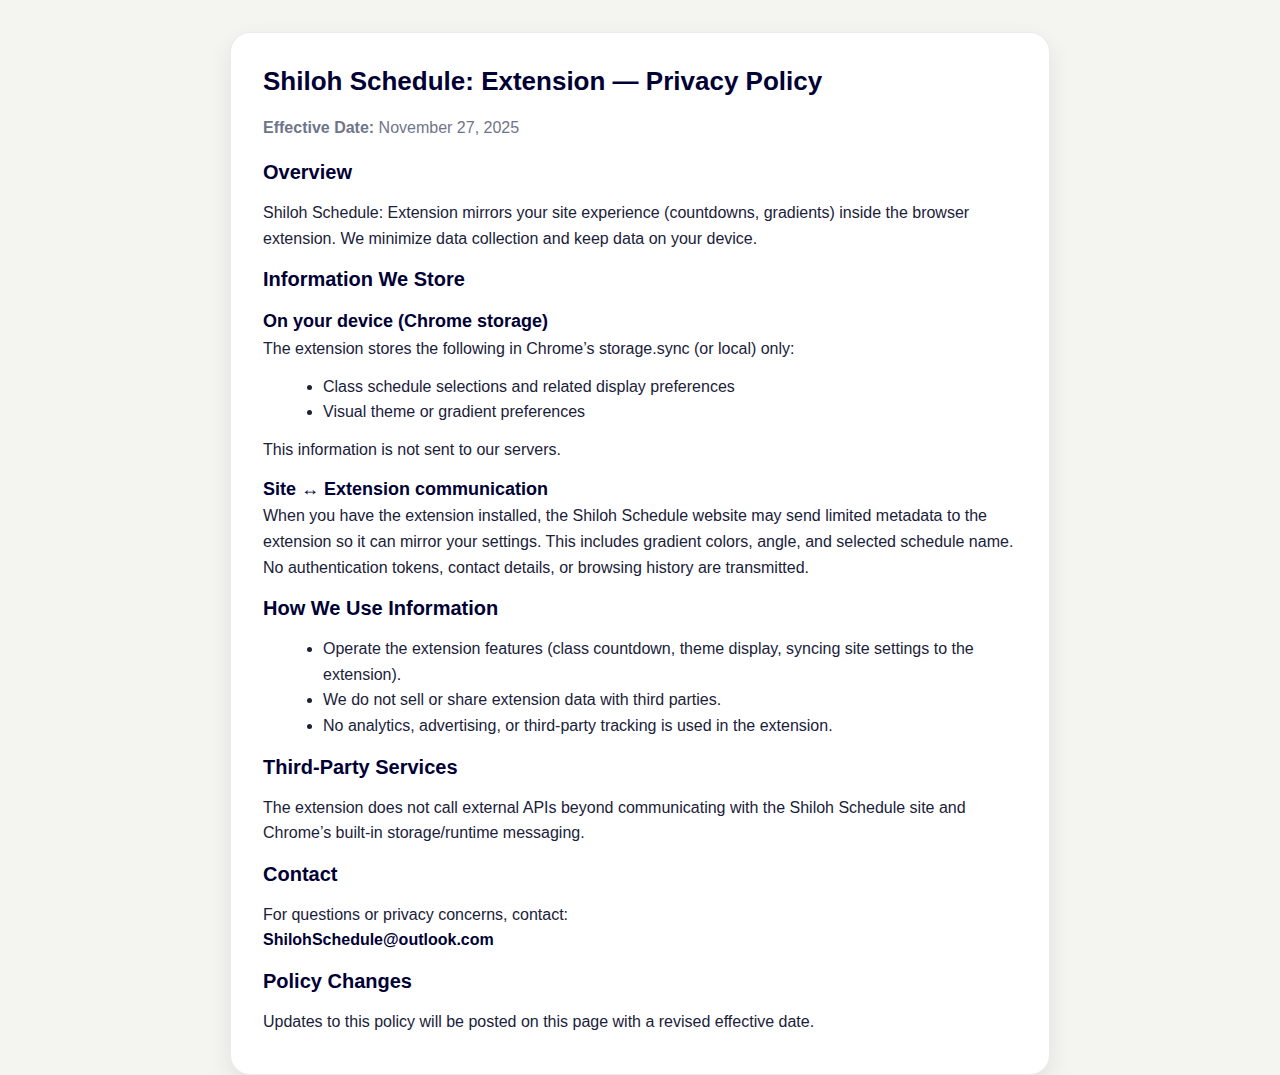
<file: extension-privacy.html>
<!DOCTYPE html>
<html lang="en">
<head>
    <meta charset="UTF-8">
    <title>Shiloh Schedule: Extension Privacy Policy</title>
    <meta name="viewport" content="width=device-width, initial-scale=1.0">
    <link rel="stylesheet" href="styles.css">
    <link rel="icon" type="image/svg+xml" href="favicon.svg">
    <style>
        :root {
            --bg-shell: #F4F4F1;
            --card-bg: #FFFFFF;
            --card-border: rgba(0,0,0,0.08);
            --navy: #000035;
            --text: #1A213A;
            --muted: #6E758A;
            --gold: #C4AD62;
        }
        * { box-sizing: border-box; }
        body {
            margin: 0;
            min-height: 100vh;
            background: var(--bg-shell);
            color: var(--text);
            font-family: 'Inter','Roboto',sans-serif;
            display: flex;
            align-items: flex-start;
            justify-content: center;
            padding: 32px 16px;
            overflow-y: auto;
        }
        .legal-shell {
            width: 100%;
            max-width: 820px;
        }
        .legal-card {
            background: var(--card-bg);
            border: 1px solid var(--card-border);
            border-radius: 20px;
            box-shadow: 0 10px 24px rgba(0,0,0,0.08);
            padding: 28px 32px;
            line-height: 1.6;
        }
        h1, h2, h3 { margin: 0 0 12px 0; color: var(--navy); }
        h1 { font-size: 26px; }
        h2 { font-size: 20px; }
        h3 { font-size: 18px; }
        p { margin: 0 0 12px 0; color: var(--text); }
        ul { margin: 0 0 12px 20px; color: var(--text); }
        a { color: var(--navy); font-weight: 600; text-decoration: none; }
        a:hover { color: var(--gold); text-decoration: underline; }
        .meta { color: var(--muted); margin-bottom: 16px; }
    </style>
</head>
<body>
    <div class="legal-shell">
        <div class="legal-card">
            <h1>Shiloh Schedule: Extension — Privacy Policy</h1>
            <p class="meta"><strong>Effective Date:</strong> November 27, 2025</p>

            <h2>Overview</h2>
            <p>Shiloh Schedule: Extension mirrors your site experience (countdowns, gradients) inside the browser extension. We minimize data collection and keep data on your device.</p>

            <h2>Information We Store</h2>
            <h3>On your device (Chrome storage)</h3>
            <p>The extension stores the following in Chrome’s storage.sync (or local) only:</p>
            <ul>
                <li>Class schedule selections and related display preferences</li>
                <li>Visual theme or gradient preferences</li>
            </ul>
            <p>This information is not sent to our servers.</p>

            <h3>Site ↔ Extension communication</h3>
            <p>When you have the extension installed, the Shiloh Schedule website may send limited metadata to the extension so it can mirror your settings. This includes gradient colors, angle, and selected schedule name. No authentication tokens, contact details, or browsing history are transmitted.</p>

            <h2>How We Use Information</h2>
            <ul>
                <li>Operate the extension features (class countdown, theme display, syncing site settings to the extension).</li>
                <li>We do not sell or share extension data with third parties.</li>
                <li>No analytics, advertising, or third-party tracking is used in the extension.</li>
            </ul>

            <h2>Third-Party Services</h2>
            <p>The extension does not call external APIs beyond communicating with the Shiloh Schedule site and Chrome’s built-in storage/runtime messaging.</p>

            <h2>Contact</h2>
            <p>For questions or privacy concerns, contact:<br>
            <a href="mailto:ShilohSchedule@outlook.com">ShilohSchedule@outlook.com</a></p>

            <h2>Policy Changes</h2>
            <p>Updates to this policy will be posted on this page with a revised effective date.</p>
        </div>
    </div>
</body>
</html>
</file>
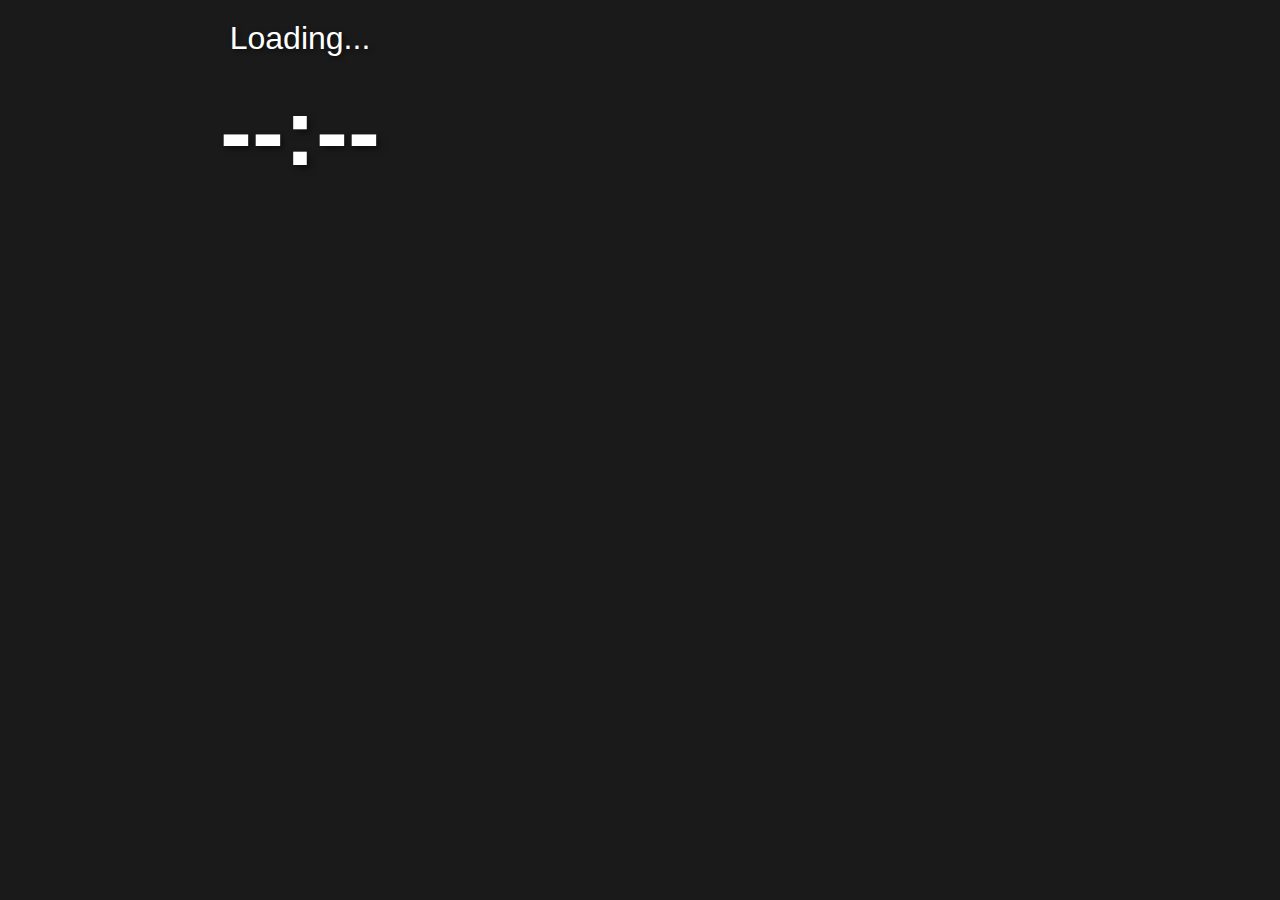
<file: popup.html>
<!DOCTYPE html>
<html>
<head>
  <style>
    body {
      width: 600px;
      height: 500px;
      margin: 0;
      padding: 0;
      font-family: Arial, sans-serif;
      background: #1a1a1a;
      color: #ffffff;
    }
    .container {
      position: relative;
      width: 100%;
      height: 100%;
    }
    #gradientDisplay {
      position: absolute;
      top: 0;
      left: 0;
      width: 100%;
      height: 100%;
      z-index: 1;
    }
    #countdownDisplay {
      position: relative;
      z-index: 2;
      text-align: center;
      padding: 20px;
    }
    #periodName {
      font-size: 32px;
      margin-bottom: 20px;
      text-shadow: 2px 2px 4px rgba(0,0,0,0.5);
    }
    #timeRemaining {
      font-size: 96px;
      font-weight: bold;
      text-shadow: 3px 3px 6px rgba(0,0,0,0.5);
    }
  </style>
</head>
<body>
  <div class="container">
    <div id="gradientDisplay"></div>
    <div id="countdownDisplay">
      <div id="periodName">Loading...</div>
      <div id="timeRemaining">--:--</div>
    </div>
  </div>
  <script src="popup.js"></script>
</body>
</html>
</file>
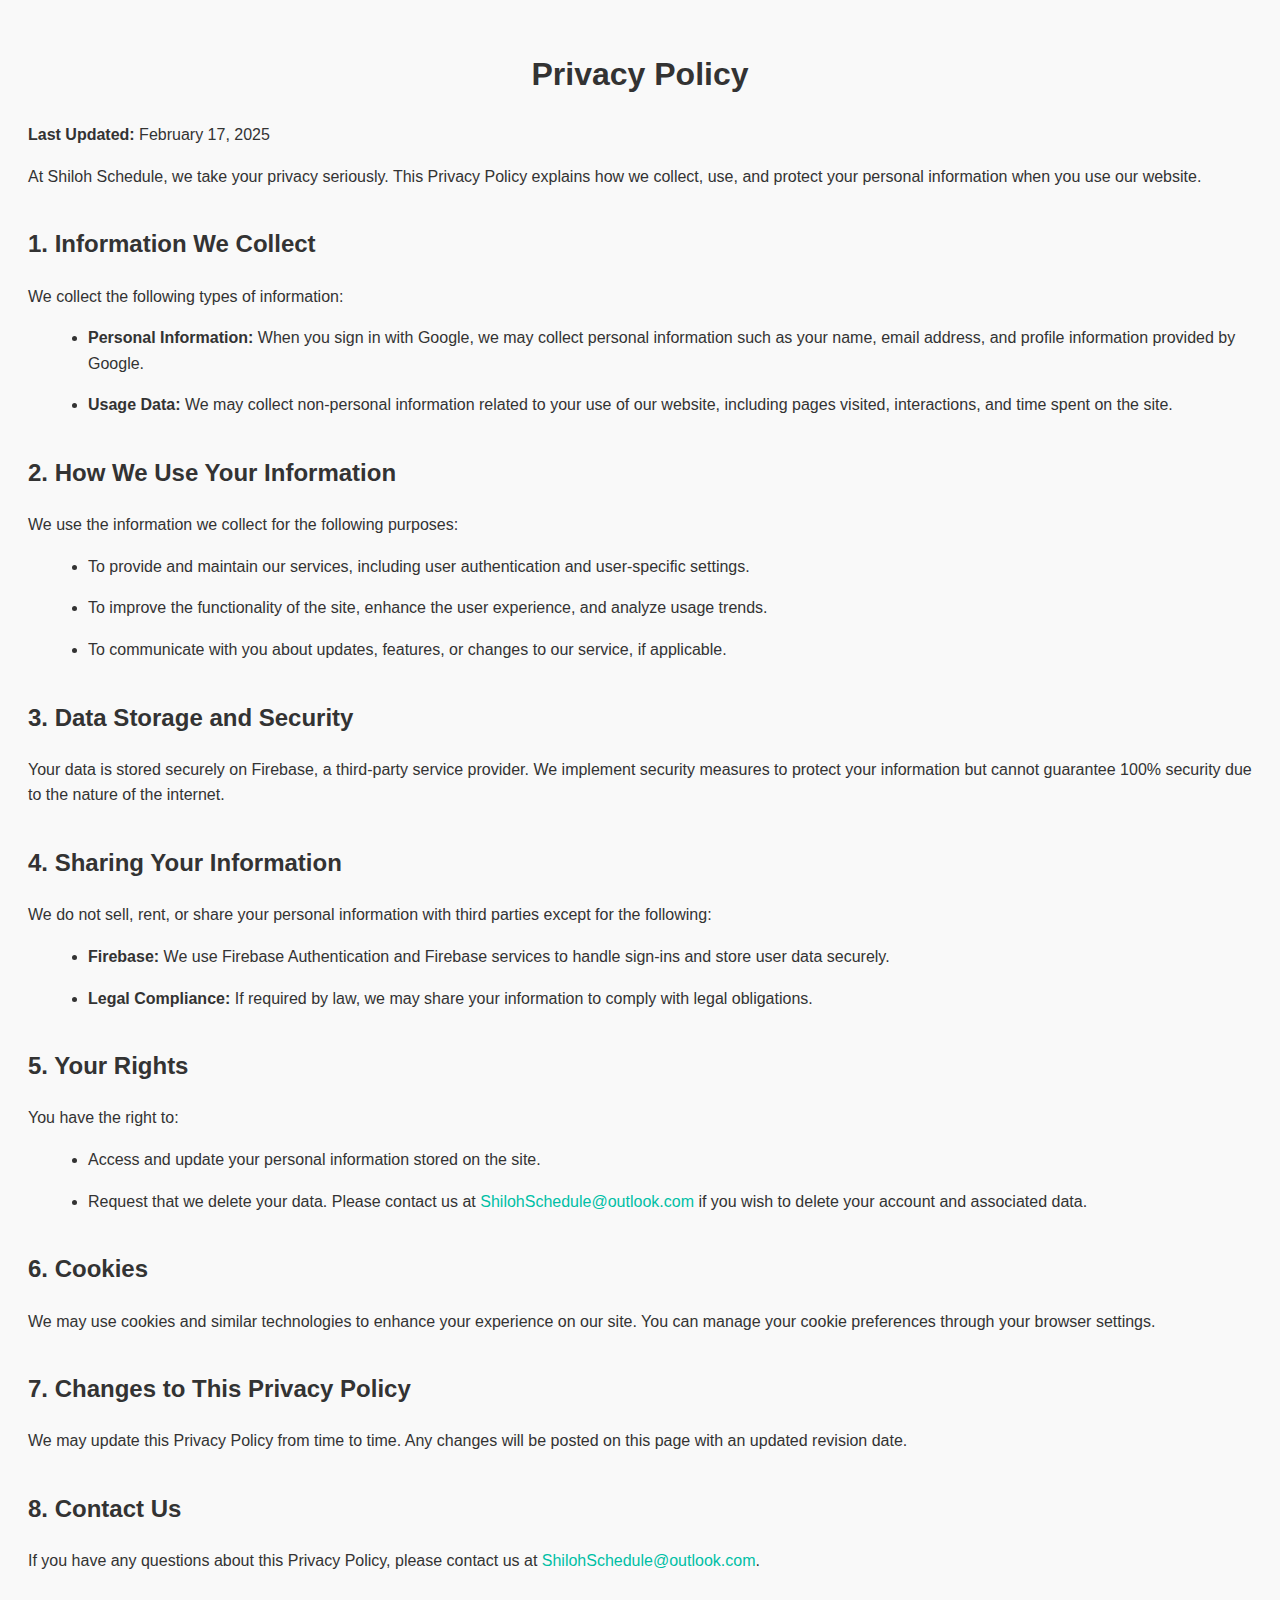
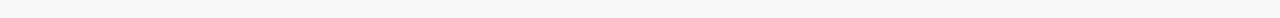
<file: privacy.html>
<!DOCTYPE html>
<html lang="en">
<head>
    <meta charset="UTF-8">
    <meta name="viewport" content="width=device-width, initial-scale=1.0">
    <title>Privacy Policy - Shiloh Schedule</title>
    <!-- ...existing head elements if any... -->
    <style>
        body { font-family: Arial, sans-serif; padding: 20px; line-height: 1.6; background: #f9f9f9; color: #333; }
        h1 { text-align: center; }
        h2 { margin-top: 1.5em; }
        p, li { margin-bottom: 1em; }
        ul { margin-left: 20px; }
        a { color: #00bfa5; text-decoration: none; }
        a:hover { text-decoration: underline; }
    </style>
</head>
<body>
    <h1>Privacy Policy</h1>
    <p><strong>Last Updated:</strong> February 17, 2025</p>
    <p>At Shiloh Schedule, we take your privacy seriously. This Privacy Policy explains how we collect, use, and protect your personal information when you use our website.</p>
    <h2>1. Information We Collect</h2>
    <p>We collect the following types of information:</p>
    <ul>
        <li><strong>Personal Information:</strong> When you sign in with Google, we may collect personal information such as your name, email address, and profile information provided by Google.</li>
        <li><strong>Usage Data:</strong> We may collect non-personal information related to your use of our website, including pages visited, interactions, and time spent on the site.</li>
    </ul>
    <h2>2. How We Use Your Information</h2>
    <p>We use the information we collect for the following purposes:</p>
    <ul>
        <li>To provide and maintain our services, including user authentication and user-specific settings.</li>
        <li>To improve the functionality of the site, enhance the user experience, and analyze usage trends.</li>
        <li>To communicate with you about updates, features, or changes to our service, if applicable.</li>
    </ul>
    <h2>3. Data Storage and Security</h2>
    <p>Your data is stored securely on Firebase, a third-party service provider. We implement security measures to protect your information but cannot guarantee 100% security due to the nature of the internet.</p>
    <h2>4. Sharing Your Information</h2>
    <p>We do not sell, rent, or share your personal information with third parties except for the following:</p>
    <ul>
        <li><strong>Firebase:</strong> We use Firebase Authentication and Firebase services to handle sign-ins and store user data securely.</li>
        <li><strong>Legal Compliance:</strong> If required by law, we may share your information to comply with legal obligations.</li>
    </ul>
    <h2>5. Your Rights</h2>
    <p>You have the right to:</p>
    <ul>
        <li>Access and update your personal information stored on the site.</li>
        <li>Request that we delete your data. Please contact us at <a href="mailto:ShilohSchedule@outlook.com">ShilohSchedule@outlook.com</a> if you wish to delete your account and associated data.</li>
    </ul>
    <h2>6. Cookies</h2>
    <p>We may use cookies and similar technologies to enhance your experience on our site. You can manage your cookie preferences through your browser settings.</p>
    <h2>7. Changes to This Privacy Policy</h2>
    <p>We may update this Privacy Policy from time to time. Any changes will be posted on this page with an updated revision date.</p>
    <h2>8. Contact Us</h2>
    <p>If you have any questions about this Privacy Policy, please contact us at <a href="mailto:ShilohSchedule@outlook.com">ShilohSchedule@outlook.com</a>.</p>
    <!-- ...existing footer if any... -->
</body>
</html>
</file>
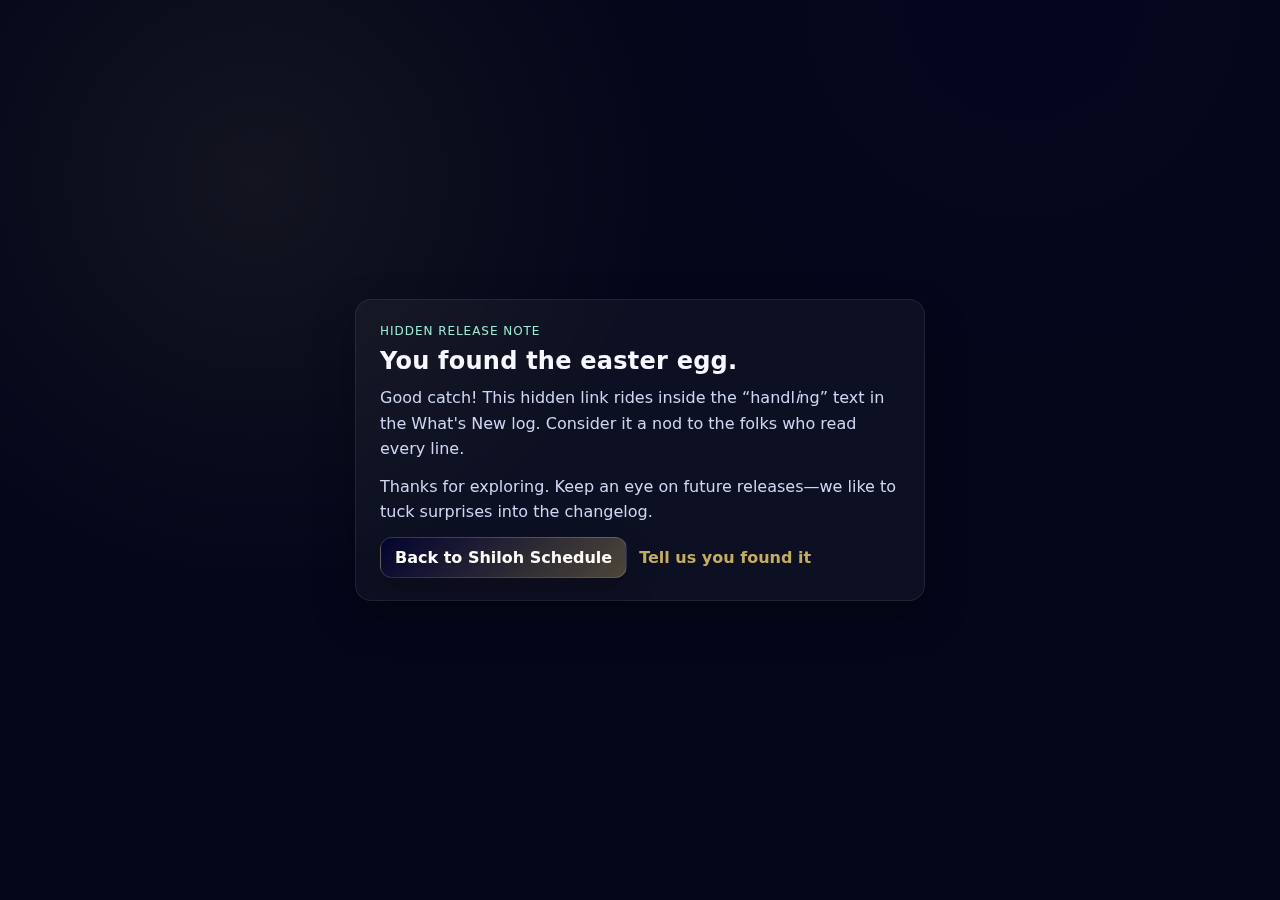
<file: secret.html>
<!DOCTYPE html>
<html lang="en">
<head>
    <meta charset="UTF-8">
    <meta name="viewport" content="width=device-width, initial-scale=1.0">
    <title>Secret Release Note</title>
    <link rel="icon" type="image/svg+xml" href="favicon.svg">
    <style>
        :root {
            color-scheme: dark;
        }
        body {
            margin: 0;
            min-height: 100vh;
            display: flex;
            align-items: center;
            justify-content: center;
            font-family: "Inter", "Segoe UI", system-ui, -apple-system, sans-serif;
            background: radial-gradient(circle at 20% 20%, rgba(196,173,98,0.08), transparent 32%),
                        radial-gradient(circle at 80% 0%, rgba(0,0,53,0.16), transparent 32%),
                        #04071a;
            color: #f6f7ff;
        }
        .card {
            background: rgba(255,255,255,0.04);
            border: 1px solid rgba(255,255,255,0.08);
            border-radius: 16px;
            padding: 22px 24px;
            max-width: 520px;
            box-shadow: 0 18px 40px rgba(0,0,0,0.35);
            backdrop-filter: blur(10px);
        }
        .eyebrow {
            text-transform: uppercase;
            letter-spacing: 0.08em;
            font-size: 12px;
            color: #9eead4;
            margin: 0 0 6px 0;
        }
        h1 {
            margin: 0 0 10px 0;
            font-size: 24px;
            letter-spacing: 0.01em;
        }
        p {
            margin: 0 0 12px 0;
            color: #cfd7f3;
            line-height: 1.6;
        }
        a {
            color: #c4ad62;
            text-decoration: none;
            font-weight: 700;
        }
        a:hover, a:focus-visible {
            text-decoration: underline;
        }
        .cta-row {
            display: flex;
            gap: 12px;
            align-items: center;
            margin-top: 12px;
        }
        .btn {
            display: inline-flex;
            align-items: center;
            gap: 8px;
            padding: 10px 14px;
            border-radius: 12px;
            border: 1px solid rgba(255,255,255,0.16);
            background: linear-gradient(135deg, rgba(0,0,53,0.72), rgba(196,173,98,0.35));
            color: #fdfbf6;
            font-weight: 700;
            text-decoration: none;
            box-shadow: 0 12px 30px rgba(0,0,0,0.25);
            transition: transform 140ms ease, box-shadow 140ms ease;
        }
        .btn:hover, .btn:focus-visible {
            transform: translateY(-1px);
            box-shadow: 0 16px 40px rgba(0,0,0,0.32);
        }
    </style>
</head>
<body>
    <main class="card" role="main">
        <p class="eyebrow">Hidden release note</p>
        <h1>You found the easter egg.</h1>
        <p>Good catch! This hidden link rides inside the “handl<i>i</i>ng” text in the What's New log. Consider it a nod to the folks who read every line.</p>
        <p>Thanks for exploring. Keep an eye on future releases—we like to tuck surprises into the changelog.</p>
        <div class="cta-row">
            <a class="btn" href="index.html">Back to Shiloh Schedule</a>
            <a href="mailto:ShilohSchedule@outlook.com">Tell us you found it</a>
        </div>
    </main>
</body>
</html>
</file>
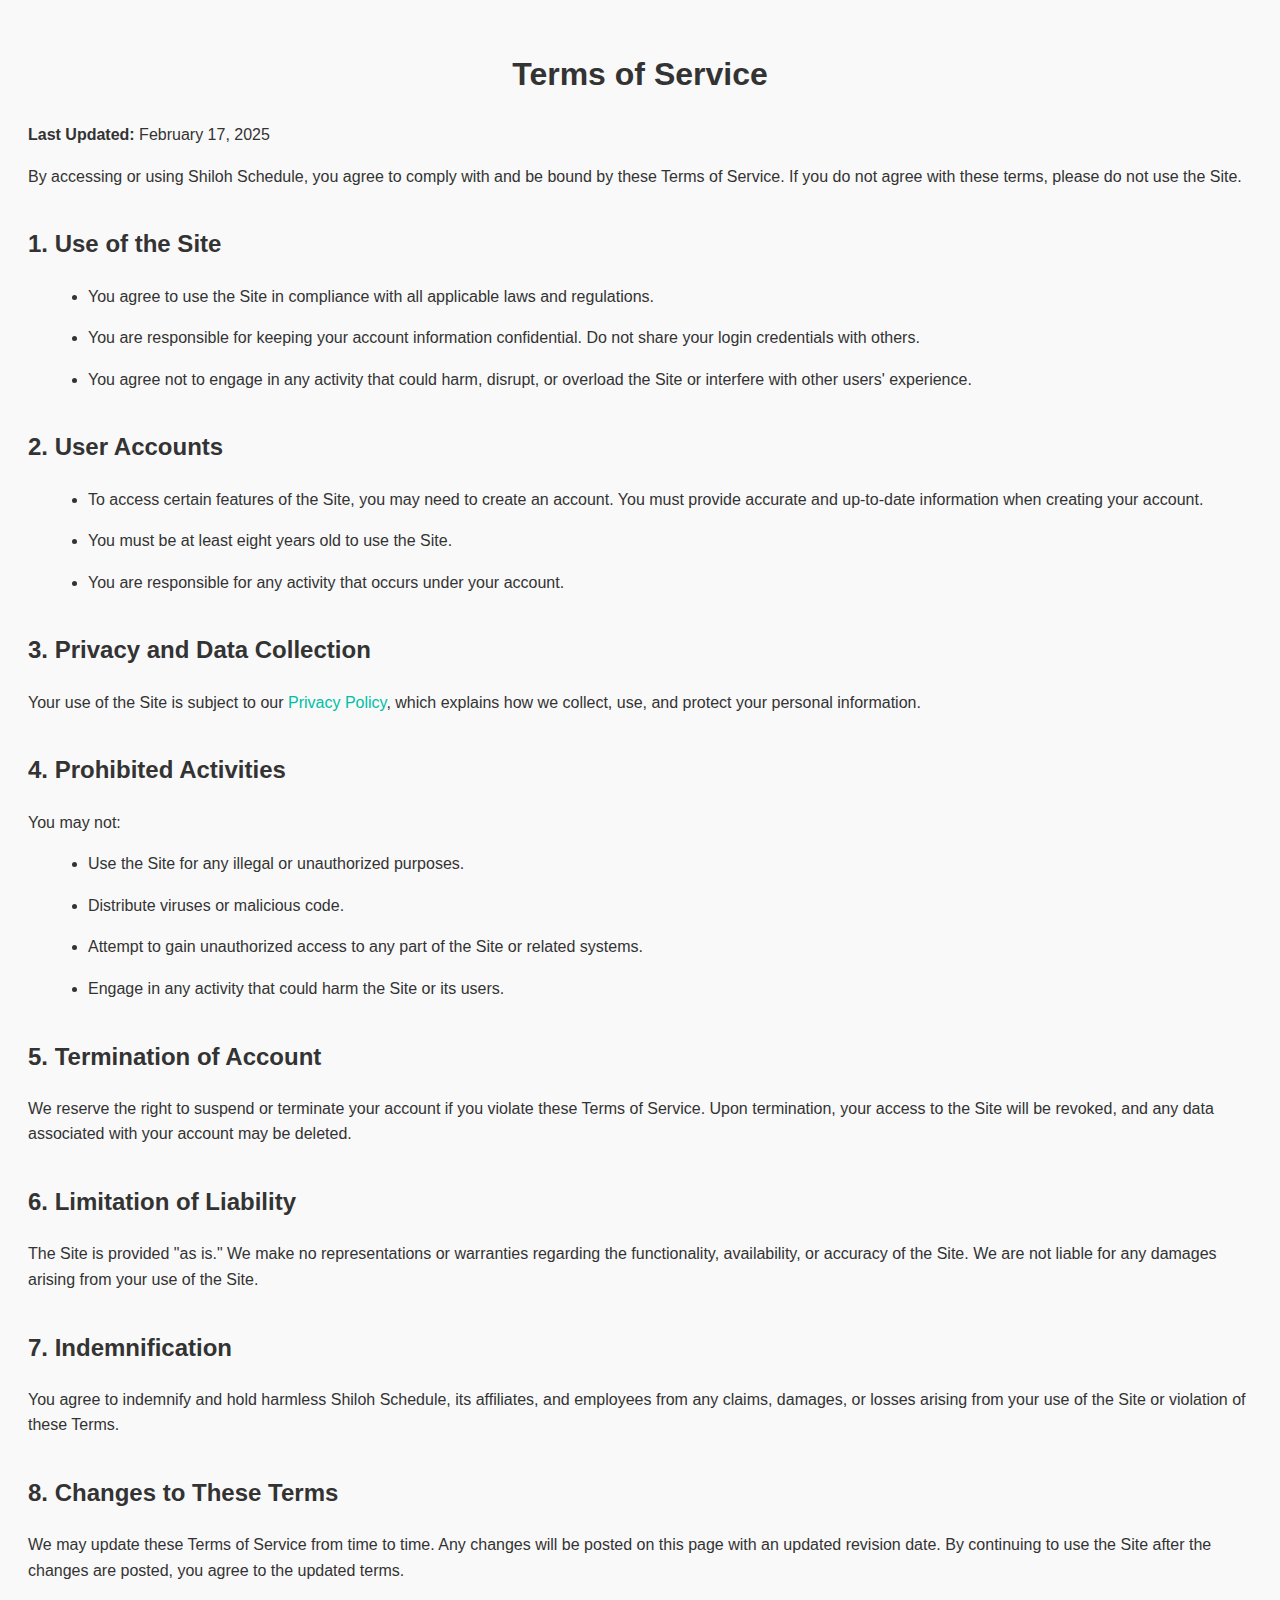
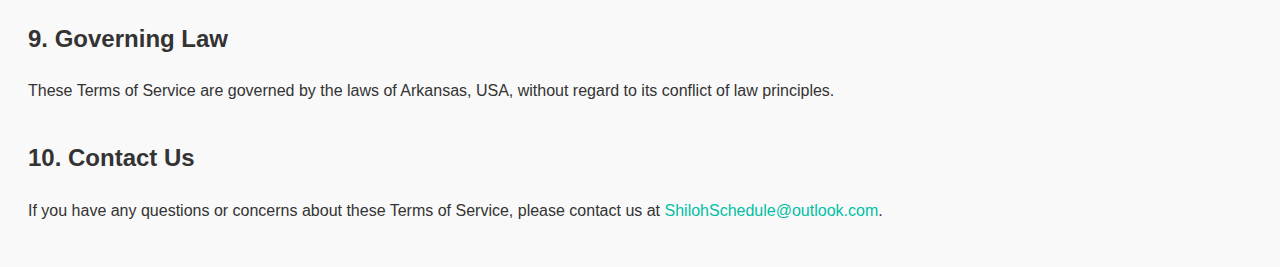
<file: terms.html>
<!DOCTYPE html>
<html lang="en">
<head>
    <meta charset="UTF-8">
    <meta name="viewport" content="width=device-width, initial-scale=1.0">
    <title>Terms of Service - Shiloh Schedule</title>
    <!-- ...existing head elements if any... -->
    <style>
        body { font-family: Arial, sans-serif; padding: 20px; line-height: 1.6; background: #f9f9f9; color: #333; }
        h1 { text-align: center; }
        h2 { margin-top: 1.5em; }
        p, li { margin-bottom: 1em; }
        ul { margin-left: 20px; }
        a { color: #00bfa5; text-decoration: none; }
        a:hover { text-decoration: underline; }
    </style>
</head>
<body>
    <h1>Terms of Service</h1>
    <p><strong>Last Updated:</strong> February 17, 2025</p>
    <p>By accessing or using Shiloh Schedule, you agree to comply with and be bound by these Terms of Service. If you do not agree with these terms, please do not use the Site.</p>
    
    <h2>1. Use of the Site</h2>
    <ul>
        <li>You agree to use the Site in compliance with all applicable laws and regulations.</li>
        <li>You are responsible for keeping your account information confidential. Do not share your login credentials with others.</li>
        <li>You agree not to engage in any activity that could harm, disrupt, or overload the Site or interfere with other users' experience.</li>
    </ul>
    
    <h2>2. User Accounts</h2>
    <ul>
        <li>To access certain features of the Site, you may need to create an account. You must provide accurate and up-to-date information when creating your account.</li>
        <li>You must be at least eight years old to use the Site.</li>
        <li>You are responsible for any activity that occurs under your account.</li>
    </ul>
    
    <h2>3. Privacy and Data Collection</h2>
    <p>Your use of the Site is subject to our <a href="privacy.html" target="_blank">Privacy Policy</a>, which explains how we collect, use, and protect your personal information.</p>
    
    <h2>4. Prohibited Activities</h2>
    <p>You may not:</p>
    <ul>
        <li>Use the Site for any illegal or unauthorized purposes.</li>
        <li>Distribute viruses or malicious code.</li>
        <li>Attempt to gain unauthorized access to any part of the Site or related systems.</li>
        <li>Engage in any activity that could harm the Site or its users.</li>
    </ul>
    
    <h2>5. Termination of Account</h2>
    <p>We reserve the right to suspend or terminate your account if you violate these Terms of Service. Upon termination, your access to the Site will be revoked, and any data associated with your account may be deleted.</p>
    
    <h2>6. Limitation of Liability</h2>
    <p>The Site is provided "as is." We make no representations or warranties regarding the functionality, availability, or accuracy of the Site. We are not liable for any damages arising from your use of the Site.</p>
    
    <h2>7. Indemnification</h2>
    <p>You agree to indemnify and hold harmless Shiloh Schedule, its affiliates, and employees from any claims, damages, or losses arising from your use of the Site or violation of these Terms.</p>
    
    <h2>8. Changes to These Terms</h2>
    <p>We may update these Terms of Service from time to time. Any changes will be posted on this page with an updated revision date. By continuing to use the Site after the changes are posted, you agree to the updated terms.</p>
    
    <h2>9. Governing Law</h2>
    <p>These Terms of Service are governed by the laws of Arkansas, USA, without regard to its conflict of law principles.</p>
    
    <h2>10. Contact Us</h2>
    <p>If you have any questions or concerns about these Terms of Service, please contact us at <a href="mailto:ShilohSchedule@outlook.com">ShilohSchedule@outlook.com</a>.</p>
    <!-- ...existing footer if any... -->
</body>
</html>
</file>
<file: styles.css>
/* Global Styles */
body {
    margin: 0;
    font-family: Arial, sans-serif;
    background-color: #000035; /* Replace gradient with solid color */
    color: #ffffff;
    height: 100vh;
    overflow: hidden;
    background-size: cover;
    position: relative;
    z-index: 0;
    /* Add fallback background color */
    background-color: #000000;
}

/* Add global transitions */
* {
    transition: all 0.3s ease;
}

.container {
    display: flex;
    flex-direction: column;
    align-items: flex-start;
    max-width: 1200px;
    margin: 20px auto;
    padding: 20px;
}

.main-content {
    display: flex;
    flex-direction: column;
    align-items: flex-start;
    width: 100%;
    padding-left: 20px;
    position: relative;
}

.schedule-container {
    background-color: rgba(255, 255, 255, 0.9);
    border-radius: 8px;
    padding: 20px;
    box-shadow: 0 0 10px rgba(0, 0, 0, 0.5);
    width: 30%;
    max-width: 300px;
    color: #000035;
    margin-bottom: 20px;
    text-align: center;
    line-height: 2;
    position: fixed;
    bottom: 240px;
    left: 20px;
    z-index: 2;
}

/* Consolidated heading styles */
h3 {
    font-size: 1.2em;
    color: #ffffff;
    display: inline;
}

/* Consolidated select styles */
select {
    font-size: 1.2em;
    color: #000035;
    background-color: #ffffff;
    border: 2px solid #00bfa5;
    border-radius: 5px;
    padding: 5px;
    margin-left: 10px;
}

.schedule-container h1 {
    text-align: center;
    font-size: 1.5em;
}

#schedule {
    margin-bottom: 20px;
}

.current-period {
    position: fixed;
    bottom: 10px;
    left: 20px;
    text-align: left;
    z-index: 2;
}

#current-schedule-title {
    font-size: 2em;
    margin-bottom: 10px;
    color: #ffffff;
}

#remove-bg-button {
    background-color: white;
    color: #000035;
    border: none;
    border-radius: 4px;
    padding: 5px 10px;
    font-size: 12px;
    cursor: pointer;
    transition: background-color 0.3s ease;
}

#remove-bg-button:hover {
    background-color: #f0f0f0;
}

#current-period-time {
    font-size: 8em;
    color: #ffffff;
    margin-top: 20px;
}

#current-schedule-title, #current-period-time {
    color: inherit;
}

#settings-button {
    position: fixed;
    bottom: 20px;
    right: 80px;
    background: rgba(0, 0, 0, 0.2);
    border: none;
    color: #ffffff;
    font-size: 24px;
    width: 50px;
    height: 50px;
    border-radius: 25px;
    cursor: pointer;
    z-index: 3;
    display: flex;
    align-items: center;
    justify-content: center;
    backdrop-filter: blur(5px);
    transition: all 0.3s ease;
}

#settings-button:hover {
    background: rgba(0, 0, 0, 0.3);
    transform: rotate(45deg);
}

/* Consolidated dropdown styles */
.dropdown-toggle {
    width: calc(100% - 20px);
    padding: 12px;
    margin: 10px;
    background: rgba(0, 191, 165, 0.1);
    border: 1px solid rgba(0, 191, 165, 0.3);
    border-radius: 8px;
    cursor: pointer;
    display: flex;
    justify-content: space-between;
    align-items: center;
    transition: all 0.3s ease;
    margin-left: 10px; /* Added margin for spacing */
    margin-right: 10px; /* Added margin for spacing */
}

.dropdown-toggle:hover {
    background: rgba(0, 191, 165, 0.2);
    transform: translateY(-1px);
}

.dropdown-toggle h3 {
    margin: 0;
    font-weight: 500;
}

.triangle {
    transition: transform 0.3s ease;
}

.dropdown-toggle.active .triangle {
    transform: rotate(180deg);
}

.dropdown-content {
    margin: 0 10px;
    padding: 15px;
    background: rgba(255, 255, 255, 0.05);
    border: 1px solid rgba(0, 191, 165, 0.2);
    border-radius: 8px;
    box-shadow: 0 4px 6px rgba(0, 0, 0, 0.1);
}

.dropdown-content input[type="text"],
.dropdown-content input[type="number"],
.dropdown-content input[type="time"] {
    width: calc(100% - 16px);
    padding: 8px;
    margin: 8px 0;
    background: rgba(255, 255, 255, 0.1);
    border: 1px solid rgba(0, 191, 165, 0.3);
    border-radius: 4px;
    color: white;
    font-size: 14px;
}

.dropdown-content label {
    display: block;
    color: #00bfa5;
    margin-top: 12px;
    font-size: 14px;
}

#period-inputs > div {
    background: rgba(0, 191, 165, 0.05);
    padding: 12px;
    margin: 8px 0;
    border-radius: 6px;
    border: 1px solid rgba(0, 191, 165, 0.1);
}

#save-schedule-button {
    width: 100%;
    margin-top: 15px;
    padding: 10px;
    background: #00bfa5;
    border: none;
    border-radius: 4px;
    color: white;
    font-size: 14px;
    cursor: pointer;
    transition: all 0.3s ease;
}

#save-schedule-button:hover {
    background: #00a693;
    transform: translateY(-2px);
    box-shadow: 0 2px 5px rgba(0, 0, 0, 0.2);
}

/* Modern Settings Sidebar */
.settings-sidebar {
    display: none;
    position: fixed;
    inset: 0;
    background: #1a1a1a;
    color: #ffffff;
    z-index: 9999;
    opacity: 0;
    transition: opacity 0.3s ease;
}

.settings-sidebar.open {
    display: block;
    opacity: 1;
}

.settings-header {
    display: flex;
    align-items: center;
    justify-content: space-between;
    padding: 1.25rem 1.5rem;
    background: rgba(255, 255, 255, 0.05);
    border-bottom: 1px solid rgba(255, 255, 255, 0.1);
    backdrop-filter: blur(10px);
    position: sticky;
    top: 0;
    z-index: 1;
}

.header-left {
    display: flex;
    align-items: center;
    gap: 0.75rem;
}

.header-left i {
    font-size: 1.25rem;
    color: #00bfa5;
}

.header-left h2 {
    font-size: 1.25rem;
    font-weight: 500;
    margin: 0;
    color: inherit;
}

.close-settings {
    background: none;
    border: none;
    color: inherit;
    width: 32px;
    height: 32px;
    border-radius: 16px;
    display: flex;
    align-items: center;
    justify-content: center;
    cursor: pointer;
    transition: all 0.2s ease;
}

.close-settings:hover {
    background: rgba(255, 255, 255, 0.1);
}

.close-settings i {
    font-size: 1.25rem;
}

.settings-sidebar.light-mode .settings-header {
    background: rgba(255, 255, 255, 0.8);
    border-bottom-color: rgba(0, 0, 0, 0.1);
}

.settings-sidebar.light-mode .close-settings:hover {
    background: rgba(0, 0, 0, 0.05);
}

.settings-header {
    display: flex;
    align-items: center;
    justify-content: space-between;
    padding: 1.5rem 2rem;
    border-bottom: 1px solid rgba(255, 255, 255, 0.1);
}

.header-left {
    display: flex;
    align-items: center;
    gap: 1rem;
}

.theme-toggle {
    position: fixed; /* Change to fixed */
    bottom: 20px;
    right: 20px;
    width: 50px;
    height: 50px;
    padding: 0;
    border: none;
    border-radius: 50%;
    background: rgba(0, 0, 0, 0.2);
    color: inherit;
    font-size: 1.2rem;
    cursor: pointer;
    display: flex;
    align-items: center;
    justify-content: center;
    transition: all 0.3s ease;
    z-index: 10000;
    backdrop-filter: blur(5px);
}

.settings-sidebar.open .theme-toggle {
    display: flex;  /* Show only when settings sidebar is open */
}

.theme-toggle:hover {
    background: rgba(0, 0, 0, 0.3);
    transform: scale(1.1);
}

.theme-toggle i {
    transition: transform 0.3s ease;
}

.settings-actions {
    display: flex;
    gap: 1rem;
}

.settings-actions button {
    background: none;
    border: none;
    color: #ffffff;
    padding: 0.5rem;
    cursor: pointer;
    border-radius: 0.5rem;
    transition: background-color 0.2s;
}

.settings-actions button:hover {
    background-color: rgba(255, 255, 255, 0.1);
}

.close-settings span {
    font-size: 1.5rem;
    line-height: 1;
}

.settings-content {
    display: flex;
    height: calc(100vh - 73px);
}

.settings-nav {
    position: sticky;
    top: 73px; /* Match header height */
    background: rgba(255, 255, 255, 0.05);
    border-right: 1px solid rgba(255, 255, 255, 0.1);
    padding: 1rem;
    width: 240px;
    min-width: 240px;
    height: calc(100vh - 73px);
}

.settings-panels {
    flex: 1;
    padding: 2rem;
    overflow-y: auto;
}

.settings-group {
    max-width: 800px;
    margin: 0 auto 1.5rem auto;
    width: 100%;
    box-sizing: border-box;
}

.theme-toggle {
    position: fixed; /* Change to fixed */
    bottom: 20px;
    right: 20px;
    width: 50px;
    height: 50px;
    padding: 0;
    border: none;
    border-radius: 50%;
    background: rgba(0, 0, 0, 0.2);
    color: inherit;
    font-size: 1.2rem;
    cursor: pointer;
    display: flex;
    align-items: center;
    justify-content: center;
    transition: all 0.3s ease;
    z-index: 10000;
    backdrop-filter: blur(5px);
}

.theme-toggle:hover {
    background: rgba(0, 0, 0, 0.3);
    transform: scale(1.1);
}

.theme-toggle i {
    transition: transform 0.3s ease;
}

.settings-panels {
    padding: 2rem;
    overflow-y: auto;
}

.settings-panel {
    display: none;
    animation: fadeIn 0.3s ease;
}

.settings-panel.active {
    display: block;
}

.settings-group {
    background: rgba(255, 255, 255, 0.05);
    border-radius: 0.75rem;
    padding: 1.5rem;
    margin-bottom: 1.5rem;
    max-width: 800px;
    margin: 0 auto 20px auto;
    padding: 20px;
    width: 100%;
    max-width: 800px;
    margin-left: auto;
    margin-right: auto;
    box-sizing: border-box;
}

.settings-group h3 {
    font-size: 1.1rem;
    margin: 0 0 1rem 0;
    color: #00bfa5;
}

@keyframes fadeIn {
    from { opacity: 0; }
    to { opacity: 1; }
}

/* Light theme modifications */
.settings-sidebar.light-mode {
    background: #ffffff;
    color: #1a1a1a;
}

.settings-sidebar.light-mode .settings-nav {
    background: #f5f5f5;
    border-right-color: #e0e0e0;
}

.settings-sidebar.light-mode .settings-group {
    background: #f5f5f5;
}

.settings-sidebar.light-mode .nav-item {
    color: #1a1a1a;
}

.settings-sidebar.light-mode .nav-item:hover {
    background: rgba(0, 0, 0, 0.05);
}

.settings-sidebar.light-mode .nav-item.active {
    background: #00bfa5;
    color: #ffffff;
}

.dropdown-toggle:hover {
    background: rgba(0, 173, 181, 0.2);
    transform: translateY(-1px);
}

.settings-sidebar button:hover {
    transform: translateY(-2px);
    box-shadow: 0 6px 12px rgba(0, 0, 0, 0.2);
}

.close-settings-sidebar {
    background: rgba(0, 173, 181, 0.1);
    border: 1px solid rgba(0, 173, 181, 0.2);
    color: #EEEEEE;
}

close-settings-sidebar:hover {
    background: rgba(0, 173, 181, 0.2);
}

.dropdown-content {
    padding: 10px 20px;  /* Add some padding for better visibility */
    background-color: rgba(255, 255, 255, 0.1); /* Light background for contrast */
    border-radius: 8px;  /* Rounded corners for a smoother look */
    display: none;       /* Hide by default */
    transition: max-height 0.3s ease;
    overflow: hidden;    /* Hide overflow content */
    padding: 15px;
    margin: 10px 0;
}

/* When the dropdown is toggled to show */
.dropdown-content.show {
    display: block;      /* Show the dropdown */
    max-height: none;    /* Allow the content to expand to its full size */
}

/* Double Spaced Text Elements */
.settings-sidebar div {
    margin-bottom: 20px;
}

.settings-sidebar button {
    background-color: #00ADB5;
    color: #EEEEEE;
    border: none;
    border-radius: 8px;
    padding: 12px 24px;
    font-size: 16px;
    cursor: pointer;
    transition: all 0.3s cubic-bezier(0.4, 0, 0.2, 1);
    box-shadow: 0 4px 6px rgba(0, 0, 0, 0.1);
}

.settings-sidebar button:hover {
    background-color: #009aa1;
    transform: translateY(-2px);
}

.settings-sidebar button:active {
    background-color: #004d40;
    transform: translateY(1px);
}

@media (max-width: 600px) {
    .schedule-container {
        width: 80%;
        max-width: none; 
        margin: 0 auto;
        position: static;
    }

    .current-period {
        position: relative;
        bottom: 0;
        left: 0;
        width: 100%;
        text-align: center;
    }
}
/* Media query for smaller screens */
@media (max-width: 600px) {
    .schedule-container {
        width: 90%; /* Adjust the width to 90% of the viewport */
        max-width: none; /* Remove the max-width constraint */
        margin: 10px auto; /* Center the container */
        padding: 10px; /* Adjust padding for better spacing */
    }

    .current-period {
        position: relative; /* Change position to allow for proper alignment */
        bottom: 0;
        left: 0;
        width: 100%; /* Ensure it takes full width */
        text-align: center; /* Center the text */
    }
}

/* ...existing code... */

#bg-image-drop-area {
    border: 2px dashed #00bfa5;
    border-radius: 8px;
    padding: 5px; /* Reduced padding */
    text-align: center;
    cursor: pointer;
    margin: 10px 0;
    transition: all 0.3s ease;
    background-color: rgba(0, 191, 165, 0.1);
    min-height: 30px; /* Reduced min-height */
    width: 150px; /* Set a fixed width */
    display: flex;
    flex-direction: column;
    justify-content: center;
    align-items: center;
    border: 2px dashed currentColor;
    background-color: transparent;
    color: inherit;
}

#bg-image-drop-area:hover {
    background-color: rgba(0, 191, 165, 0.2);
    border-color: #ffffff;
}

#bg-image-drop-area.drag-over {
    background-color: rgba(0, 191, 165, 0.3);
    border-color: #ffffff;
    transform: scale(1.02);
}

#bg-image-drop-area p {
    margin: 2px 0; /* Reduced margin */
    color: #ffffff;
    font-size: 10px; /* Reduced font size */
    color: inherit;
    opacity: 0.8;
}

#bg-image {
    display: none; /* Hide the file input */
}

#save-schedule-button {
    margin-top: 15px;
    padding: 8px 16px; /* Existing padding */
    background-color: #00bfa5;
    color: white;
    border: none;
    border-radius: 4px;
    cursor: pointer;
    font-size: 14px;
    width: auto; /* Change from 100% to auto for dynamic width */
    display: block !important; /* Force display */
    margin-left: 10px; /* Add left margin for spacing */
    margin-right: 10px; /* Add right margin for spacing */
}

#save-schedule-button:hover {
    background-color: #00796b;
}

#custom-schedule-content {
    padding: 15px;
    display: none;
}

#custom-schedule-content.show {
    display: block;
}

/* ...existing code... */

.settings-group {
    border: 1px solid rgba(0, 173, 181, 0.2);
    border-radius: 8px;
    padding: 20px;
    margin: 0 auto 20px auto;
    background: #393E46;
    max-width: 800px;
    width: calc(100% - 40px);
}

.settings-group h3 {
    margin-top: 0;
    margin-bottom: 15px;
    color: #00ADB5;
    font-size: 1.1em;
    font-weight: bold;
}

.settings-group > div {
    margin-bottom: 15px;
}

/* Improved Dropdown Styling */
.dropdown-toggle {
    width: 100%;
    padding: 12px;
    margin: 10px 0;
    background: #393E46;
    border: 1px solid #00ADB5;
    border-radius: 8px;
    cursor: pointer;
    display: flex;
    justify-content: space-between;
    align-items: center;
    transition: all 0.3s ease;
    box-sizing: border-box;
}

.dropdown-toggle:hover {
    background: #454b54;
    transform: translateY(-1px);
}

.dropdown-toggle h3 {
    margin: 0;
    font-weight: 500;
}

.triangle {
    transition: transform 0.3s ease;
}

.dropdown-toggle.active .triangle {
    transform: rotate(180deg);
}

.dropdown-content {
    width: 100%;
    margin: 10px 0;
    padding: 15px;
    background: #393E46;
    border: 1px solid #00ADB5;
    border-radius: 8px;
    box-sizing: border-box;
}

.dropdown-content input[type="text"],
.dropdown-content input[type="number"],
.dropdown-content input[type="time"] {
    width: calc(100% - 16px);
    padding: 8px;
    margin: 8px 0;
    background: #222831;
    border: 1px solid #00ADB5;
    border-radius: 4px;
    color: #EEEEEE;
    font-size: 14px;
}

.dropdown-content label {
    display: block;
    color: #00bfa5;
    margin-top: 12px;
    font-size: 14px;
}

#period-inputs > div {
    background: rgba(0, 191, 165, 0.05);
    padding: 12px;
    margin: 8px 0;
    border-radius: 6px;
    border: 1px solid rgba(0, 191, 165, 0.1);
}

#save-schedule-button {
    width: 100%;
    margin-top: 15px;
    padding: 10px;
    background: #00bfa5;
    border: none;
    border-radius: 4px;
    color: white;
    font-size: 14px;
    cursor: pointer;
    transition: all 0.3s ease;
}

#save-schedule-button:hover {
    background: #00a693;
    transform: translateY(-2px);
    box-shadow: 0 2px 5px rgba(0, 0, 0, 0.2);
}

/* ...existing code... */

/* Improved Settings Sidebar Layout */
.settings-sidebar {
    display: none;
    position: fixed;
    left: 0;
    top: 0;
    width: 100%;
    height: 100vh;
    background: #222831;  /* Changed from rgba(0, 0, 53, 0.95) to solid color */
    overflow-y: auto;
    padding: 20px;
    box-sizing: border-box;
}

.settings-group {
    max-width: 800px;
    margin: 0 auto 20px auto;
    padding: 15px;
}

/* Handle long content in dropdowns */
.dropdown-content {
    max-height: 400px;
    overflow-y: auto;
    scrollbar-width: thin;
    scrollbar-color: #00bfa5 rgba(255, 255, 255, 0.1);
}

.dropdown-content::-webkit-scrollbar {
    width: 8px;
}

.dropdown-content::-webkit-scrollbar-track {
    background: rgba(255, 255, 255, 0.1);
    border-radius: 4px;
}

.dropdown-content::-webkit-scrollbar-thumb {
    background: #00bfa5;
    border-radius: 4px;
}

/* Fix inputs and labels from overflowing */
.dropdown-content input[type="text"],
.dropdown-content input[type="number"],
.dropdown-content input[type="time"] {
    width: calc(100% - 20px);
    box-sizing: border-box;
}

#period-inputs > div {
    display: grid;
    grid-template-columns: 1fr 1fr;
    gap: 10px;
    align-items: center;
}

@media (max-width: 600px) {
    #period-inputs > div {
        grid-template-columns: 1fr;
    }
}

/* ...existing code... */

/* ...existing code... */

.timer-shadow {
    text-shadow: 2px 2px 4px rgba(0, 0, 0, 0.5);
}

/* ...existing code... */

#text-shadow-dropdown {
    background-color: #ffffff; /* White background */
    color: #000035; /* Dark text color */
    border: 2px solid #00bfa5; /* Border color */
    border-radius: 5px; /* Rounded corners */
    padding: 10px; /* Padding for better spacing */
    font-size: 16px; /* Font size */
    cursor: pointer; /* Pointer cursor on hover */
    transition: border-color 0.3s; /* Smooth border color transition */
}

#text-shadow-dropdown:focus {
    border-color: #00796b; /* Darker border on focus */
    outline: none; /* Remove outline */
}

#text-shadow-dropdown option {
    background-color: #ffffff; /* White background for options */
    color: #000035; /* Dark text color for options */
}

/* ...existing code... */

/* ...existing code... */

#shadow-settings-content {
    padding: 15px;
    background: #393E46;
    border-radius: 8px;
}

#shadow-settings-content input[type="range"] {
    width: 100%;
    margin: 10px 0;
}

#shadow-settings-content input[type="color"] {
    width: 50px;
    height: 30px;
    padding: 0;
    border: none;
    border-radius: 4px;
    background: none;
}

#shadow-settings-content div {
    margin-bottom: 15px;
}

#shadow-settings-content label {
    display: block;
    margin-bottom: 5px;
    color: #EEEEEE;
}

/* ...existing code... */

#shadow-preview {
    font-size: 4em;
    text-align: center;
    margin-bottom: 20px;
    color: #ffffff;
}

.range-value {
    display: inline-block;
    margin-left: 10px;
    color: #ffffff;
    min-width: 40px;
}

#shadow-settings-content {
    display: none;
}

#shadow-settings-content.show {
    display: block;
}

/* ...existing code... */

/* ...existing code... */

.switch-container {
    display: flex;
    align-items: center;
    gap: 8px;        /* Reduced from 10px */
    margin-bottom: 12px; /* Reduced from 15px */
}

.switch {
    position: relative;
    display: inline-block;
    width: 46px;     /* Reduced from 60px */
    height: 24px;    /* Reduced from 34px */
}

.switch input {
    opacity: 0;
    width: 0;
    height: 0;
}

.slider {
    position: absolute;
    cursor: pointer;
    top: 0;
    left: 0;
    right: 0;
    bottom: 0;
    background-color: #393E46;
    transition: .4s;
    border-radius: 34px;
    border: 2px solid #00ADB5;
}

.slider:before {
    position: absolute;
    content: "";
    height: 18px;    /* Reduced from 26px */
    width: 18px;     /* Reduced from 26px */
    left: 3px;       /* Reduced from 4px */
    bottom: 1px;     /* Reduced from 2px */
    background-color: #EEEEEE;
    transition: .4s;
    border-radius: 50%;
}

input:checked + .slider {
    background-color: #00ADB5;
}

input:checked + .slider:before {
    transform: translateX(22px); /* Reduced from 26px */
}

.switch-label {
    color: #ffffff;
    font-size: 1em;
}

/* ...existing code... */

#gradient-stops {
    display: flex;
    flex-direction: column;
    gap: 10px;
    margin: 10px 0;
}

.gradient-stop {
    display: flex;
    align-items: center;
    gap: 10px;
}

.gradient-stop input[type="color"] {
    width: 50px;
    height: 30px;
    padding: 0;
    border: none;
    border-radius: 4px;
}

.gradient-stop input[type="number"] {
    width: 60px;
    padding: 5px;
    border: 1px solid #00bfa5;
    border-radius: 4px;
    background: rgba(255, 255, 255, 0.1);
    color: white;
}

.remove-stop {
    background: none;
    border: none;
    color: #ff5252;
    cursor: pointer;
    font-size: 20px;
    padding: 0 5px;
}

#add-stop {
    background: #00bfa5;
    border: none;
    border-radius: 4px;
    color: white;
    padding: 5px 10px;
    cursor: pointer;
    margin-top: 5px;
}

#add-stop:hover {
    background: #00896f;
}

/* ...existing code... */

#gradient-preview {
    width: 100%;
    height: 100px;
    border-radius: 8px;
    margin: 10px 0;
    border: 1px solid rgba(255, 255, 255, 0.2);
    background: linear-gradient(to right, #000035, #00bfa5);
}

.gradient-controls {
    background: #393E46;
    border-radius: 8px;
    padding: 15px;
    margin-top: 10px;
}

.gradient-opacity {
    display: flex;
    align-items: center;
    gap: 10px;
    margin: 10px 0;
}

.gradient-opacity input[type="range"] {
    flex-grow: 1;
}

.gradient-layer-toggle {
    margin: 10px 0;
}

#gradient-stops {
    max-height: 200px;
    overflow-y: auto;
    padding-right: 10px;
}

.gradient-stop {
    display: grid;
    grid-template-columns: auto 80px 30px;
    gap: 10px;
    align-items: center;
    margin-bottom: 8px;
}

.gradient-stop:last-child {
    margin-bottom: 0;
}

.gradient-stop input[type="color"] {
    width: 60px;
    height: 30px;
    padding: 0;
    border: none;
    border-radius: 4px;
    background: none;
}

.gradient-stop input[type="number"] {
    width: 100%;
    padding: 5px;
    border: 1px solid #00bfa5;
    border-radius: 4px;
    background: rgba(255, 255, 255, 0.1);
    color: white;
}

/* ...existing code... */

.gradient-editor {
    background: rgba(255, 255, 255, 0.1);
    border-radius: 8px;
    padding: 20px;
    margin-top: 10px;
}

.gradient-editor.show {
    display: block;
}

.gradient-preview {
    width: 100%;
    height: 100px;
    border-radius: 8px;
    margin-bottom: 20px;
    border: 1px solid rgba(255, 255, 255, 0.2);
}

.gradient-bar-container {
    position: relative;
    width: 100%;
    height: 40px;
    margin: 15px 0;
    padding: 10px 0;
}

.gradient-bar {
    width: 100%;
    height: 24px;
    border-radius: 4px;
    margin: 20px 0;
    background: linear-gradient(to right, #000035, #00bfa5);
}

.gradient-stops-container {
    position: absolute;
    top: 0;
    left: 0;
    right: 0;
    height: 100%;
}

.gradient-stop-marker {
    position: absolute;
    width: 16px;
    height: 16px;
    top: 2px;
    margin-left: -8px;
    background: white;
    border: 2px solid #00bfa5;
    border-radius: 50%;
    cursor: pointer;
    transition: transform 0.2s;
    box-shadow: 0 1px 3px rgba(0,0,0,0.2);
}

.gradient-stop-marker:hover,
.gradient-stop-marker.active {
    transform: scale(1.2);
    z-index: 2;
}

.gradient-controls {
    display: grid;
    grid-template-columns: auto 1fr;
    gap: 15px;
    align-items: center;
}

.stop-editor {
    background: #393E46;
    padding: 12px;
    border-radius: 4px;
    display: flex;
    align-items: center;
    gap: 15px;
    margin-top: 15px;
}

.stop-editor input[type="color"] {
    width: 40px;
    height: 40px;
    padding: 0;
    border: none;
    border-radius: 4px;
    cursor: pointer;
}

.position-input {
    display: flex;
    align-items: center;
    gap: 5px;
}

.position-input input {
    width: 60px;
    padding: 4px 8px;
    border: 1px solid rgba(255, 255, 255, 0.2);
    border-radius: 4px;
    background: rgba(255, 255, 255, 0.1);
    color: white;
}

.delete-stop {
    background: transparent;
    border: 1px solid rgba(255, 255, 255, 0.2);
    color: #ff4444;
    padding: 4px 12px;
    border-radius: 4px;
    cursor: pointer;
    transition: all 0.2s;
}

.delete-stop:hover {
    background: rgba(255, 0, 0, 0.1);
}

/* ...existing code... */

/* Remove or update these styles if they exist */
.drop-overlay {
    position: fixed;
    top: 0;
    left: 0;
    width: 100%;
    height: 100%;
    background: rgba(0, 191, 165, 0.15);
    z-index: 10000;
    pointer-events: none;
    display: none;
}

.drop-overlay.active {
    display: flex;
    align-items: center;
    justify-content: center;
    backdrop-filter: blur(5px);
}

/* ...existing code... */

.popup-overlay {
    position: fixed;
    top: 0;
    left: 0;
    right: 0;
    bottom: 0;
    background: rgba(0,0,0,0.5);
    display: flex;
    align-items: center;
    justify-content: center;
    z-index: 10000;
}

.popup {
    background: #fff;
    padding: 20px;
    border-radius: 5px;
    text-align: center;
}

.popup button {
    margin: 0 10px;
    padding: 5px 15px;
}

.popup-overlay {
    position: fixed;
    top: 0;
    left: 0;
    right: 0;
    bottom: 0;
    background: rgba(0, 0, 0, 0.5);
    z-index: 9999;
    display: flex;
    align-items: center;
    justify-content: center;
}

.popup-box {
    background: #fff;
    border-radius: 8px;
    padding: 20px;
    max-width: 400px;
    width: 90%;
    box-shadow: 0 2px 10px rgba(0,0,0,0.2);
    text-align: center;
    /* Ensure text is dark for legibility */
    color: #000;
}

.popup-box p {
    margin-bottom: 20px;
    font-size: 16px;
}

.popup-buttons {
    display: flex;
    justify-content: space-around;
}

.popup-btn {
    padding: 10px 20px;
    border: none;
    border-radius: 4px;
    cursor: pointer;
}

.popup-btn.confirm {
    background-color: #28a745;
    color: #fff;
}

.popup-btn.cancel {
    background-color: #dc3545;
    color: #fff;
}

input, select {
    margin-bottom: 10px;
}

.settings-group input[type="text"],
.settings-group input[type="number"],
.settings-group input[type="time"],
.settings-group select {
    width: 100%;
    padding: 8px;
    margin-bottom: 1rem;
    box-sizing: border-box;
}

.settings-group input[type="color"] {
    width: 60px;
    height: 30px;
    padding: 0;
    margin-bottom: 1rem;
}

.settings-group input[type="range"] {
    width: calc(100% - 60px);
    margin-bottom: 1rem;
}

/* ...existing code... */

/* Improved nav buttons */
.nav-item {
    width: 100%;
    padding: 12px 16px;
    margin-bottom: 8px;
    background: rgba(255, 255, 255, 0.05);
    border: 1px solid rgba(255, 255, 255, 0.1);
    border-radius: 8px;
    color: inherit;
    font-size: 14px;
    text-align: left;
    transition: all 0.2s ease;
    cursor: pointer;
    display: flex;
    align-items: center;
    gap: 8px;
}

.nav-item:hover {
    background: rgba(255, 255, 255, 0.1);
    transform: translateX(4px);
}

.nav-item.active {
    background: rgba(0, 191, 165, 0.15);
    border-color: rgba(0, 191, 165, 0.3);
    color: #00bfa5;
}

/* ...existing code... */

/* ...existing code... */

.legal-links {
    padding: 10px 0;
}

.legal-links a {
    color: #00bfa5;
    text-decoration: none;
    padding: 8px 0;
    display: inline-block;
    transition: color 0.3s ease;
}

.legal-links a:hover {
    color: #ffffff;
}

/* ...existing code... */

/* Gradient Test Panel Styles */
.gradient-preview {
    width: 300px;
    height: 100px;
    margin: 20px 0;
    border-radius: 8px;
    box-shadow: 0 2px 4px rgba(0,0,0,0.2);
}

.gradient-controls {
    margin: 20px 0;
}

.gradient-controls .controls {
    display: flex;
    flex-direction: column;
    gap: 10px;
}

.gradient-controls label {
    color: inherit;
    margin-right: 10px;
}

.gradient-controls input[type="color"] {
    width: 60px;
    height: 30px;
    padding: 0;
    border: none;
    border-radius: 4px;
}

.gradient-save-btn {
    background: #00bfa5;
    color: white;
    border: none;
    padding: 10px 20px;
    border-radius: 4px;
    cursor: pointer;
    transition: background 0.3s ease;
    margin-top: 10px;
}

.gradient-save-btn:hover {
    background: #00a693;
}

/* ...existing code... */
</file>
